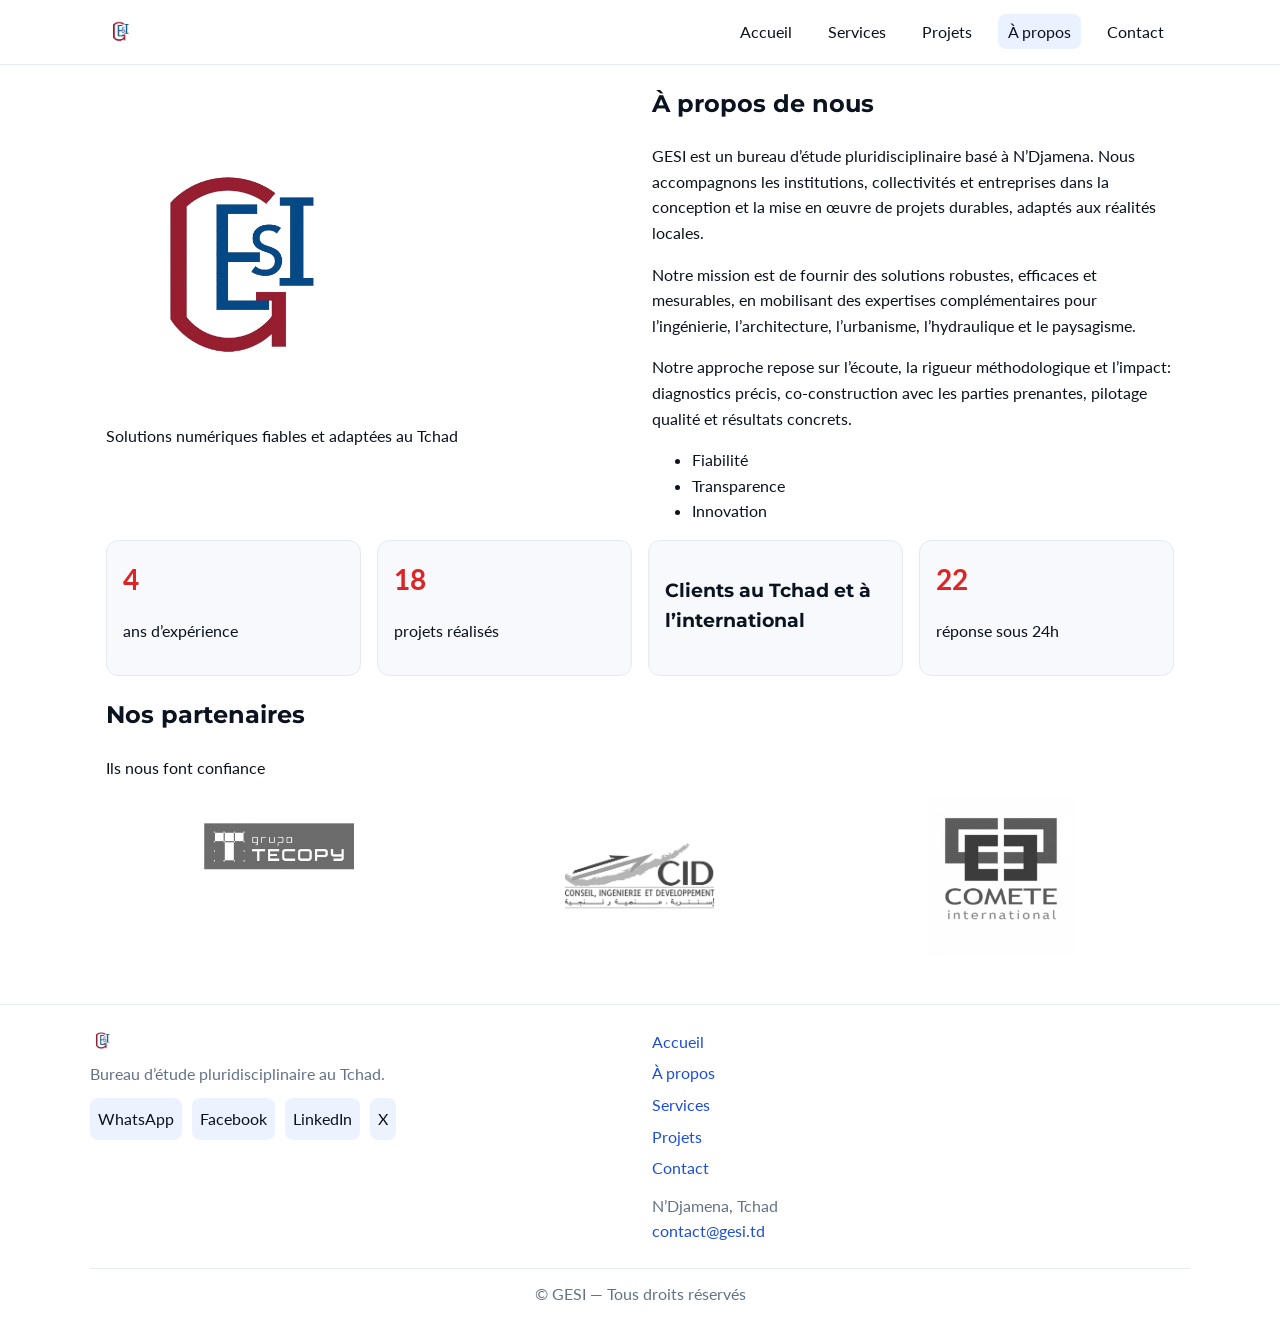
<file: about.html>
<!doctype html>
<html lang="fr">
<head>
<meta charset="utf-8">
<meta name="viewport" content="width=device-width, initial-scale=1">
<title>À propos | GESI – Bureau d’étude au Tchad</title>
<meta name="description" content="GESI : mission, vision, valeurs, équipe et expertise. Signaux E-E-A-T forts et données structurées.">
<link rel="canonical" href="https://www.gesi.td/about.html">
<meta property="og:type" content="website">
<meta property="og:title" content="À propos | GESI">
<meta property="og:description" content="Découvrez la mission, la vision et l’équipe de GESI.">
<meta property="og:url" content="https://www.gesi.td/about.html">
<link rel="stylesheet" href="assets/css/style.css">
<link rel="preconnect" href="https://fonts.googleapis.com">
<link rel="preconnect" href="https://fonts.gstatic.com" crossorigin>
<link href="https://fonts.googleapis.com/css2?family=Comfortaa:wght@300..700&family=Jost:ital,wght@0,100..900;1,100..900&family=Lato:ital,wght@0,100;0,300;0,400;0,700;0,900;1,100;1,300;1,400;1,700;1,900&family=Montserrat:ital,wght@0,100..900;1,100..900&family=Roboto:ital,wght@0,100..900;1,100..900&display=swap" rel="stylesheet">
<link rel="icon" href="assets/images/logo-placeholder.png" type="image/png">
</head>
<body>
<header class="site-header">
<div class="container header-wrap">
<a class="logo" href="index.html"><img src="assets/images/logo-placeholder.png" alt="GESI"></a>
<nav class="site-nav" aria-label="Navigation principale">
<button class="nav-toggle" aria-controls="primary-menu" aria-expanded="false">Menu</button>
<ul id="primary-menu">
<li><a href="index.html">Accueil</a></li>
<li><a href="services.html">Services</a></li>
<li><a href="projects.html">Projets</a></li>
<li class="active"><a href="about.html">À propos</a></li>
<li><a href="contact.html">Contact</a></li>
</ul>
</nav>
</div>
</header>

<main class="container">
<section class="grid split-layout">
<div class="brand-block reveal">
<img src="assets/images/logo-placeholder.png" alt="GESI">
<p class="subtitle">Solutions numériques fiables et adaptées au Tchad</p>
</div>
<div class="reveal">
<h1>À propos de nous</h1>
<p>GESI est un bureau d’étude pluridisciplinaire basé à N’Djamena. Nous accompagnons les institutions, collectivités et entreprises dans la conception et la mise en œuvre de projets durables, adaptés aux réalités locales.</p>
<p>Notre mission est de fournir des solutions robustes, efficaces et mesurables, en mobilisant des expertises complémentaires pour l’ingénierie, l’architecture, l’urbanisme, l’hydraulique et le paysagisme.</p>
<p>Notre approche repose sur l’écoute, la rigueur méthodologique et l’impact: diagnostics précis, co‑construction avec les parties prenantes, pilotage qualité et résultats concrets.</p>
<ul>
<li>Fiabilité</li>
<li>Transparence</li>
<li>Innovation</li>
</ul>
</div>
</section>
<section class="grid stats-row">
<div class="stat reveal">
<div class="counter" data-count="5">0</div>
<p>ans d’expérience</p>
</div>
<div class="stat reveal">
<div class="counter" data-count="20">0</div>
<p>projets réalisés</p>
</div>
<div class="stat reveal">
<h3>Clients au Tchad et à l’international</h3>
</div>
<div class="stat reveal">
<div class="counter" data-count="24">0</div>
<p>réponse sous 24h</p>
</div>
</section>
<section class="partners">
<h2>Nos partenaires</h2>
<p class="subtitle">Ils nous font confiance</p>
<div class="grid partners-grid">
<img src="assets/images/partner1.jpg" alt="Partenaire 1" class="reveal">
<img src="assets/images/partner2.jpg" alt="Partenaire 2" class="reveal">
<img src="assets/images/partner3.jpg" alt="Partenaire 3" class="reveal">
</div>
</section>
</main>
<footer class="site-footer">
<div class="container footer-top">
<div>
<img class="footer-logo" src="assets/images/logo-placeholder.png" alt="GESI">
<p class="footer-desc">Bureau d’étude pluridisciplinaire au Tchad.</p>
<div class="footer-social" aria-label="Réseaux sociaux">
<a href="#" aria-label="WhatsApp">WhatsApp</a>
<a href="#" aria-label="Facebook">Facebook</a>
<a href="#" aria-label="LinkedIn">LinkedIn</a>
<a href="#" aria-label="X">X</a>
</div>
</div>
<div>
<nav class="footer-sitemap" aria-label="Plan du site">
<a href="index.html">Accueil</a>
<a href="about.html">À propos</a>
<a href="services.html">Services</a>
<a href="projects.html">Projets</a>
<a href="contact.html">Contact</a>
</nav>
<div class="footer-contact">
<div>N’Djamena, Tchad</div>
<div><a href="mailto:contact@gesi.td">contact@gesi.td</a></div>
</div>
</div>
</div>
<div class="container footer-bottom">© GESI — Tous droits réservés</div>
</footer>
<script type="application/ld+json">
{
  "@context": "https://schema.org",
  "@type": "Organization",
  "name": "GESI",
  "url": "https://www.gesi.td/",
  "email": "contact@gesi.td",
  "address": {
    "@type": "PostalAddress",
    "addressCountry": "TD",
    "addressLocality": "N’Djamena"
  }
}
</script>
<script src="assets/js/main.js" defer></script>
</body>
</html>
</file>
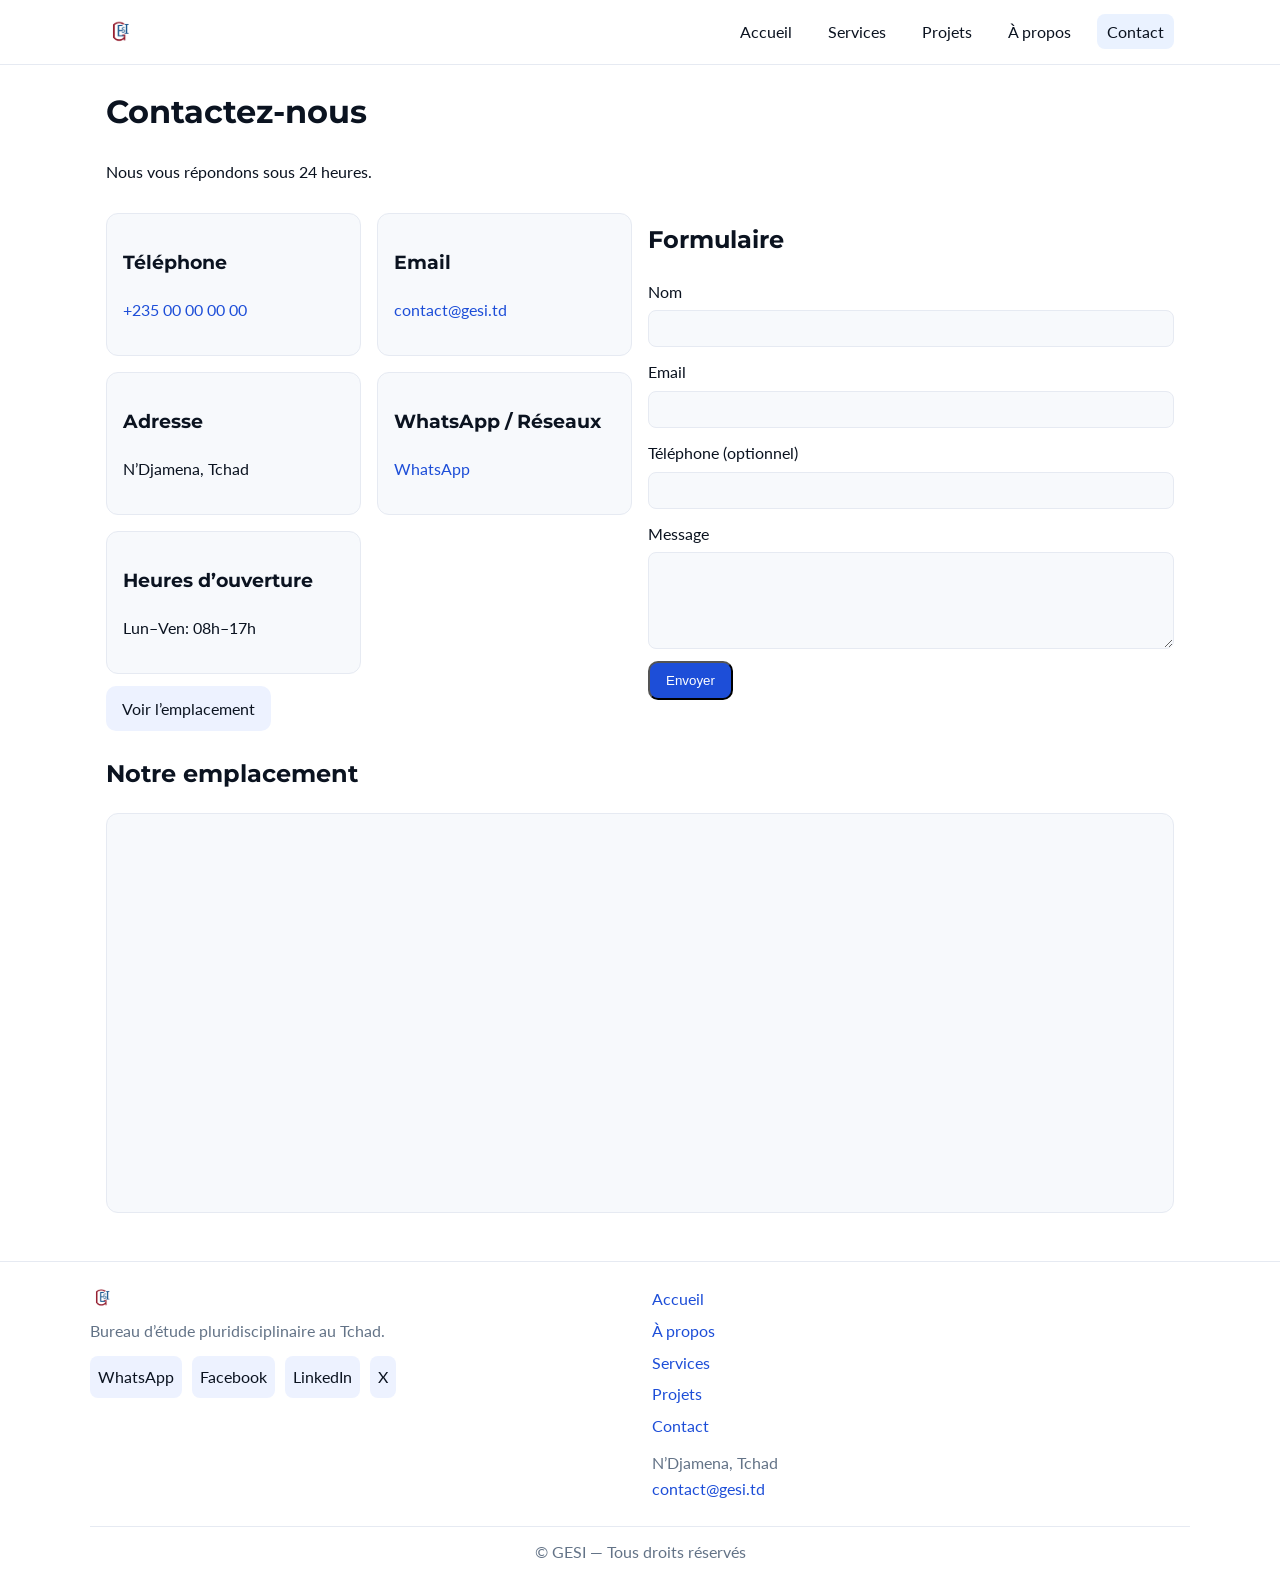
<file: contact.html>
<!doctype html>
<html lang="fr">
<head>
<meta charset="utf-8">
<meta name="viewport" content="width=device-width, initial-scale=1">
<title>Contact | GESI – Bureau d’étude au Tchad</title>
<meta name="description" content="Contactez GESI : coordonnées complètes et formulaire sécurisé via PHPMailer.">
<link rel="canonical" href="https://www.gesi.td/contact.html">
<meta property="og:type" content="website">
<meta property="og:title" content="Contact | GESI">
<meta property="og:description" content="Formulaire accessible, validation JS et envoi sécurisé.">
<meta property="og:url" content="https://www.gesi.td/contact.html">
<link rel="stylesheet" href="assets/css/style.css">
<link rel="preconnect" href="https://fonts.googleapis.com">
<link rel="preconnect" href="https://fonts.gstatic.com" crossorigin>
<link href="https://fonts.googleapis.com/css2?family=Comfortaa:wght@300..700&family=Jost:ital,wght@0,100..900;1,100..900&family=Lato:ital,wght@0,100;0,300;0,400;0,700;0,900;1,100;1,300;1,400;1,700;1,900&family=Montserrat:ital,wght@0,100..900;1,100..900&family=Roboto:ital,wght@0,100..900;1,100..900&display=swap" rel="stylesheet">
<link rel="icon" href="assets/images/logo-placeholder.png" type="image/png">
</head>
<body>
<header class="site-header">
<div class="container header-wrap">
<a class="logo" href="index.html"><img src="assets/images/logo-placeholder.png" alt="GESI"></a>
<nav class="site-nav" aria-label="Navigation principale">
<button class="nav-toggle" aria-controls="primary-menu" aria-expanded="false">Menu</button>
<ul id="primary-menu">
<li><a href="index.html">Accueil</a></li>
<li><a href="services.html">Services</a></li>
<li><a href="projects.html">Projets</a></li>
<li><a href="about.html">À propos</a></li>
<li class="active"><a href="contact.html">Contact</a></li>
</ul>
</nav>
</div>
</header>

<main class="container">
<h1>Contactez‑nous</h1>
<p class="subtitle">Nous vous répondons sous 24 heures.</p>
<section class="grid contact-grid">
<div>
<div class="grid info-cards">
<article class="card reveal">
<h3>Téléphone</h3>
<p><a href="tel:+23500000000">+235 00 00 00 00</a></p>
</article>
<article class="card reveal">
<h3>Email</h3>
<p><a href="mailto:contact@gesi.td">contact@gesi.td</a></p>
</article>
<article class="card reveal">
<h3>Adresse</h3>
<p>N’Djamena, Tchad</p>
</article>
<article class="card reveal">
<h3>WhatsApp / Réseaux</h3>
<p><a href="https://wa.me/23500000000" target="_blank" rel="noopener">WhatsApp</a></p>
</article>
<article class="card reveal">
<h3>Heures d’ouverture</h3>
<p>Lun–Ven: 08h–17h</p>
</article>
</div>
<div style="margin-top:12px">
<a href="#map" class="btn">Voir l’emplacement</a>
</div>
</div>
<div>
<section class="reveal">
<h2>Formulaire</h2>
<form id="contact-form" action="php/mailer.php" method="post" novalidate>
<div class="form-field">
<label for="name">Nom</label>
<input id="name" name="name" type="text" required autocomplete="name">
</div>
<div class="form-field">
<label for="email">Email</label>
<input id="email" name="email" type="email" required autocomplete="email">
</div>
<div class="form-field">
<label for="phone">Téléphone (optionnel)</label>
<input id="phone" name="phone" type="tel" autocomplete="tel">
</div>
<div class="form-field">
<label for="message">Message</label>
<textarea id="message" name="message" rows="5" required></textarea>
</div>
<div class="form-field hp">
<label for="hp_field">Merci de ne pas renseigner</label>
<input id="hp_field" name="hp_field" type="text" tabindex="-1" autocomplete="off">
</div>
<button type="submit" class="btn btn-primary">Envoyer</button>
<div id="form-status" role="status" aria-live="polite"></div>
</form>
</section>
</div>
</section>
<section id="map" class="map-section reveal">
<h2>Notre emplacement</h2>
<div class="map-full" aria-label="Carte de localisation">
<iframe title="Carte GESI, N’Djamena" src="https://www.google.com/maps?q=N'Djamena,Tchad&output=embed" loading="lazy" referrerpolicy="no-referrer-when-downgrade"></iframe>
</div>
</section>
</main>
<footer class="site-footer">
<div class="container footer-top">
<div>
<img class="footer-logo" src="assets/images/logo-placeholder.png" alt="GESI">
<p class="footer-desc">Bureau d’étude pluridisciplinaire au Tchad.</p>
<div class="footer-social" aria-label="Réseaux sociaux">
<a href="#" aria-label="WhatsApp">WhatsApp</a>
<a href="#" aria-label="Facebook">Facebook</a>
<a href="#" aria-label="LinkedIn">LinkedIn</a>
<a href="#" aria-label="X">X</a>
</div>
</div>
<div>
<nav class="footer-sitemap" aria-label="Plan du site">
<a href="index.html">Accueil</a>
<a href="about.html">À propos</a>
<a href="services.html">Services</a>
<a href="projects.html">Projets</a>
<a href="contact.html">Contact</a>
</nav>
<div class="footer-contact">
<div>N’Djamena, Tchad</div>
<div><a href="mailto:contact@gesi.td">contact@gesi.td</a></div>
</div>
</div>
</div>
<div class="container footer-bottom">© GESI — Tous droits réservés</div>
</footer>
<script type="application/ld+json">
{
  "@context": "https://schema.org",
  "@type": "ContactPage",
  "name": "Contact",
  "url": "https://www.gesi.td/contact.html"
}
</script>
<script src="assets/js/main.js" defer></script>
</body>
</html>
</file>
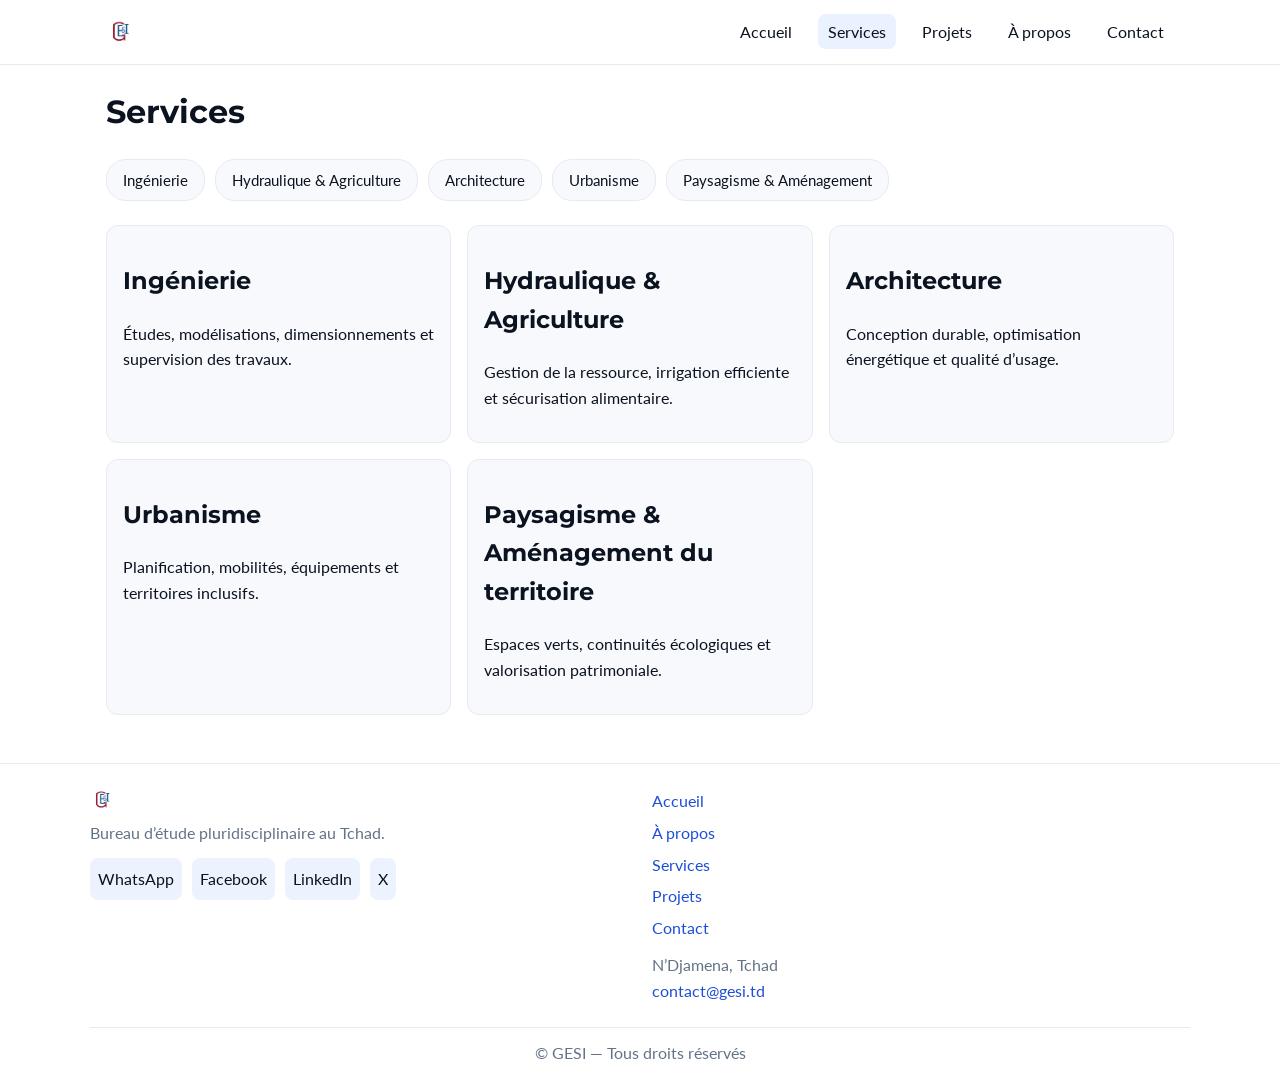
<file: services.html>
<!doctype html>
<html lang="fr">
<head>
<meta charset="utf-8">
<meta name="viewport" content="width=device-width, initial-scale=1">
<title>Services | GESI – Bureau d’étude au Tchad</title>
<meta name="description" content="Domaines d’intervention de GESI : ingénierie, hydraulique & agriculture, architecture, urbanisme, paysagisme et aménagement du territoire.">
<link rel="canonical" href="https://www.gesi.td/services.html">
<meta property="og:type" content="website">
<meta property="og:title" content="Services | GESI">
<meta property="og:description" content="Découvrez les expertises et prestations de GESI.">
<meta property="og:url" content="https://www.gesi.td/services.html">
<link rel="stylesheet" href="assets/css/style.css">
<link rel="preconnect" href="https://fonts.googleapis.com">
<link rel="preconnect" href="https://fonts.gstatic.com" crossorigin>
<link href="https://fonts.googleapis.com/css2?family=Comfortaa:wght@300..700&family=Jost:ital,wght@0,100..900;1,100..900&family=Lato:ital,wght@0,100;0,300;0,400;0,700;0,900;1,100;1,300;1,400;1,700;1,900&family=Montserrat:ital,wght@0,100..900;1,100..900&family=Roboto:ital,wght@0,100..900;1,100..900&display=swap" rel="stylesheet">
<link rel="icon" href="assets/images/logo-placeholder.png" type="image/png">
</head>
<body>
<header class="site-header">
<div class="container header-wrap">
<a class="logo" href="index.html"><img src="assets/images/logo-placeholder.png" alt="GESI"></a>
<nav class="site-nav" aria-label="Navigation principale">
<button class="nav-toggle" aria-controls="primary-menu" aria-expanded="false">Menu</button>
<ul id="primary-menu">
<li><a href="index.html">Accueil</a></li>
<li class="active"><a href="services.html">Services</a></li>
<li><a href="projects.html">Projets</a></li>
<li><a href="about.html">À propos</a></li>
<li><a href="contact.html">Contact</a></li>
</ul>
</nav>
</div>
</header>

<main class="container">
<h1>Services</h1>
<nav class="anchors" aria-label="Navigation par sections">
<a href="#ingenierie">Ingénierie</a>
<a href="#hydraulique">Hydraulique & Agriculture</a>
<a href="#architecture">Architecture</a>
<a href="#urbanisme">Urbanisme</a>
<a href="#paysagisme">Paysagisme & Aménagement</a>
</nav>
<section class="grid cards-grid">
<article id="ingenierie" class="card reveal">
<h2>Ingénierie</h2>
<p>Études, modélisations, dimensionnements et supervision des travaux.</p>
</article>
<article id="hydraulique" class="card reveal">
<h2>Hydraulique & Agriculture</h2>
<p>Gestion de la ressource, irrigation efficiente et sécurisation alimentaire.</p>
</article>
<article id="architecture" class="card reveal">
<h2>Architecture</h2>
<p>Conception durable, optimisation énergétique et qualité d’usage.</p>
</article>
<article id="urbanisme" class="card reveal">
<h2>Urbanisme</h2>
<p>Planification, mobilités, équipements et territoires inclusifs.</p>
</article>
<article id="paysagisme" class="card reveal">
<h2>Paysagisme & Aménagement du territoire</h2>
<p>Espaces verts, continuités écologiques et valorisation patrimoniale.</p>
</article>
</section>
</main>
<footer class="site-footer">
<div class="container footer-top">
<div>
<img class="footer-logo" src="assets/images/logo-placeholder.png" alt="GESI">
<p class="footer-desc">Bureau d’étude pluridisciplinaire au Tchad.</p>
<div class="footer-social" aria-label="Réseaux sociaux">
<a href="#" aria-label="WhatsApp">WhatsApp</a>
<a href="#" aria-label="Facebook">Facebook</a>
<a href="#" aria-label="LinkedIn">LinkedIn</a>
<a href="#" aria-label="X">X</a>
</div>
</div>
<div>
<nav class="footer-sitemap" aria-label="Plan du site">
<a href="index.html">Accueil</a>
<a href="about.html">À propos</a>
<a href="services.html">Services</a>
<a href="projects.html">Projets</a>
<a href="contact.html">Contact</a>
</nav>
<div class="footer-contact">
<div>N’Djamena, Tchad</div>
<div><a href="mailto:contact@gesi.td">contact@gesi.td</a></div>
</div>
</div>
</div>
<div class="container footer-bottom">© GESI — Tous droits réservés</div>
</footer>
<script type="application/ld+json">
{
  "@context": "https://schema.org",
  "@type": "WebPage",
  "name": "Services",
  "url": "https://www.gesi.td/services.html"
}
</script>
<script src="assets/js/main.js" defer></script>
</body>
</html>
</file>
<file: assets/css/style.css>
:root {
  --bg: #ffffff;
  --surface: #f7f9fc;
  --text: #0b1320;
  --muted: #637387;
  --primary: #1d4ed8; /* bleu */
  --accent: #dc2626;  /* rouge */
}
* { box-sizing: border-box }
html { scroll-behavior: smooth }
body {
  margin: 0;
  font-family: Lato, system-ui, -apple-system, Segoe UI, Roboto, Ubuntu, Cantarell, 'Helvetica Neue', Arial, 'Noto Sans', 'Apple Color Emoji', 'Segoe UI Emoji', 'Segoe UI Symbol', sans-serif;
  background: var(--bg);
  color: var(--text);
  line-height: 1.6;
}
h1, h2, h3, h4, h5 {
  font-family: Montserrat, Lato, system-ui, -apple-system, Segoe UI, Roboto, Ubuntu, Cantarell, 'Helvetica Neue', Arial, 'Noto Sans', 'Apple Color Emoji', 'Segoe UI Emoji', 'Segoe UI Symbol', sans-serif;
}
a { color: var(--primary); text-decoration: none }
a:hover { text-decoration: underline }
.container { width: 100%; max-width: 1100px; margin: 0 auto; padding: 0 16px }
.site-header {
  position: sticky; top: 0; z-index: 10;
  background: rgba(255,255,255,.92); backdrop-filter: blur(8px);
  border-bottom: 1px solid #e6eaf2;
}
.header-wrap { display: flex; align-items: center; justify-content: space-between; min-height: 64px }
.logo img { height: 28px; width: auto; display: block }
.site-nav ul { display: flex; list-style: none; gap: 16px; margin: 0; padding: 0 }
.site-nav a { color: var(--text); padding: 8px 10px; border-radius: 8px }
.site-nav .active a, .site-nav a:hover { background: #eaf2ff }
.nav-toggle { display: none }
@media (max-width: 768px){
  .nav-toggle { display: inline-block; background: #eaf2ff; color: var(--text); border: 0; padding: 8px 12px; border-radius: 8px }
  .site-nav ul { display: none; position: absolute; right: 16px; top: 64px; background: var(--surface); padding: 12px; border-radius: 10px }
  .site-nav[aria-expanded="true"] ul { display: flex; flex-direction: column; }
}
.hero { display: grid; place-items: center; min-height: 68vh; position: relative; background: #edf2ff }
.hero::before { content: ""; position: absolute; inset: 0; background: linear-gradient(180deg, rgba(0,0,0,0.5) 0%, rgba(0,0,0,0.7) 100%); pointer-events: none; z-index: 1 }
.hero-content { text-align: center; padding: 64px 0; position: relative; z-index: 2; color: #ffffff; text-shadow: 0 2px 4px rgba(0,0,0,0.3) }
.hero h1 { font-size: 32px; margin: 0 0 8px; color: #ffffff }
.hero .subtitle { color: rgba(255,255,255,0.95); margin: 0 0 24px; font-weight: 500 }
.hero-slider { position: absolute; inset: 0; overflow: hidden; border-radius: 0; z-index: 0 }
.hero-slide { position: absolute; inset: 0; width: 100%; height: 100%; object-fit: cover; opacity: 0; transition: opacity 1s ease }
.hero-slide.active { opacity: 1 }
.btn { display: inline-block; padding: 10px 16px; border-radius: 10px; background: #edf2ff; color: var(--text) }
.btn-primary { background: var(--primary); color: #ffffff }
.grid { display: grid; gap: 16px }
.cards { grid-template-columns: repeat(5, 1fr) }
@media (max-width: 1024px){ .cards { grid-template-columns: repeat(3, 1fr) } }
@media (max-width: 640px){ .cards { grid-template-columns: 1fr } }
.card, .stat, .project-card { background: var(--surface); border: 1px solid #e6eaf2; border-radius: 12px; padding: 16px }
.internal-links { display: flex; gap: 12px; margin-top: 16px }
.credibility .grid.three { grid-template-columns: repeat(3, 1fr) }
.stats .grid.four { grid-template-columns: repeat(4, 1fr) }
@media (max-width: 900px){ .credibility .grid.three, .stats .grid.four { grid-template-columns: 1fr 1fr } }
@media (max-width: 600px){ .credibility .grid.three, .stats .grid.four { grid-template-columns: 1fr } }
.counter { font-size: 28px; font-weight: 700; color: var(--accent) }
.site-footer { border-top: 1px solid #e6eaf2; margin-top: 48px }
.footer-top { display: grid; gap: 24px; grid-template-columns: 1fr 1fr; align-items: start; padding: 24px 0 }
@media (max-width: 900px){ .footer-top { grid-template-columns: 1fr } }
.footer-logo { height: 24px; width: auto; display: block }
.footer-desc { color: var(--muted); margin: 8px 0 12px }
.footer-social { display: flex; gap: 10px }
.footer-social a { display: inline-block; padding: 8px; border-radius: 8px; background: #edf2ff; color: var(--text) }
.footer-sitemap { display: grid; gap: 6px }
.footer-contact { margin-top: 12px; color: var(--muted) }
.footer-bottom { border-top: 1px solid #e6eaf2; padding: 12px 0; text-align: center; color: var(--muted) }

.projects-grid { grid-template-columns: repeat(3, 1fr) }
@media (max-width: 900px){ .projects-grid { grid-template-columns: repeat(2, 1fr) } }
@media (max-width: 600px){ .projects-grid { grid-template-columns: 1fr } }
.cards-grid { grid-template-columns: repeat(3, 1fr) }
@media (max-width: 900px){ .cards-grid { grid-template-columns: repeat(2, 1fr) } }
@media (max-width: 600px){ .cards-grid { grid-template-columns: 1fr } }
.split-layout { grid-template-columns: 1fr 1fr; gap: 24px; align-items: center }
@media (max-width: 900px){ .split-layout { grid-template-columns: 1fr } }
.brand-block img { max-width: 260px; height: auto }
.filters { display: flex; gap: 8px; margin: 12px 0 20px; flex-wrap: wrap }
.filter-btn { background: #edf2ff; color: var(--text); border: 0; padding: 8px 12px; border-radius: 8px; cursor: pointer }
.filter-btn.active { background: var(--primary); color: #ffffff }
.anchors { display: flex; flex-wrap: wrap; gap: 10px; margin: 16px 0 24px }
.anchors a { display: inline-block; background: var(--surface); color: var(--text); padding: 8px 16px; border-radius: 20px; border: 1px solid #e6eaf2; font-size: 0.95rem; transition: all 0.2s ease }
.anchors a:hover { background: #eaf2ff; color: var(--primary); border-color: #dbeafe; text-decoration: none }
.form-field { display: grid; gap: 6px; margin-bottom: 12px }
.form-field input, .form-field textarea { background: var(--surface); border: 1px solid #e6eaf2; border-radius: 8px; color: var(--text); padding: 10px }
.form-field input:focus, .form-field textarea:focus { outline: 2px solid var(--primary) }
.form-field.hp { position: absolute; left: -9999px; width: 1px; height: 1px; overflow: hidden }
.reveal { opacity: 0; transform: translateY(12px); transition: opacity .6s ease, transform .6s ease }
.visible { opacity: 1; transform: translateY(0) }
.map-embed { position: relative; padding-bottom: 56.25%; height: 0; border-radius: 12px; overflow: hidden; border: 1px solid #e6eaf2; background: var(--surface) }
.map-embed iframe { position: absolute; top: 0; left: 0; width: 100%; height: 100%; border: 0 }
.contact-grid { grid-template-columns: 1fr 1fr; align-items: start }
@media (max-width: 900px){ .contact-grid { grid-template-columns: 1fr } }
.info-cards { grid-template-columns: 1fr 1fr; margin-top: 12px }
@media (max-width: 600px){ .info-cards { grid-template-columns: 1fr } }
.map-section { margin-top: 24px }
.map-full { height: 400px; border-radius: 12px; overflow: hidden; border: 1px solid #e6eaf2; background: var(--surface) }
.map-full iframe { width: 100%; height: 100%; border: 0 }
.stats-row { grid-template-columns: repeat(4, 1fr) }
@media (max-width: 900px){ .stats-row { grid-template-columns: repeat(2, 1fr) } }
@media (max-width: 600px){ .stats-row { grid-template-columns: 1fr } }
.partners-grid { grid-template-columns: repeat(3, 1fr); align-items: center }
@media (max-width: 900px){ .partners-grid { grid-template-columns: repeat(2, 1fr) } }
@media (max-width: 600px){ .partners-grid { grid-template-columns: 1fr } }
.partners-grid img { height: auto; width: 100%; max-width: 150px; filter: grayscale(100%); opacity: .9; justify-self: center }
</file>
